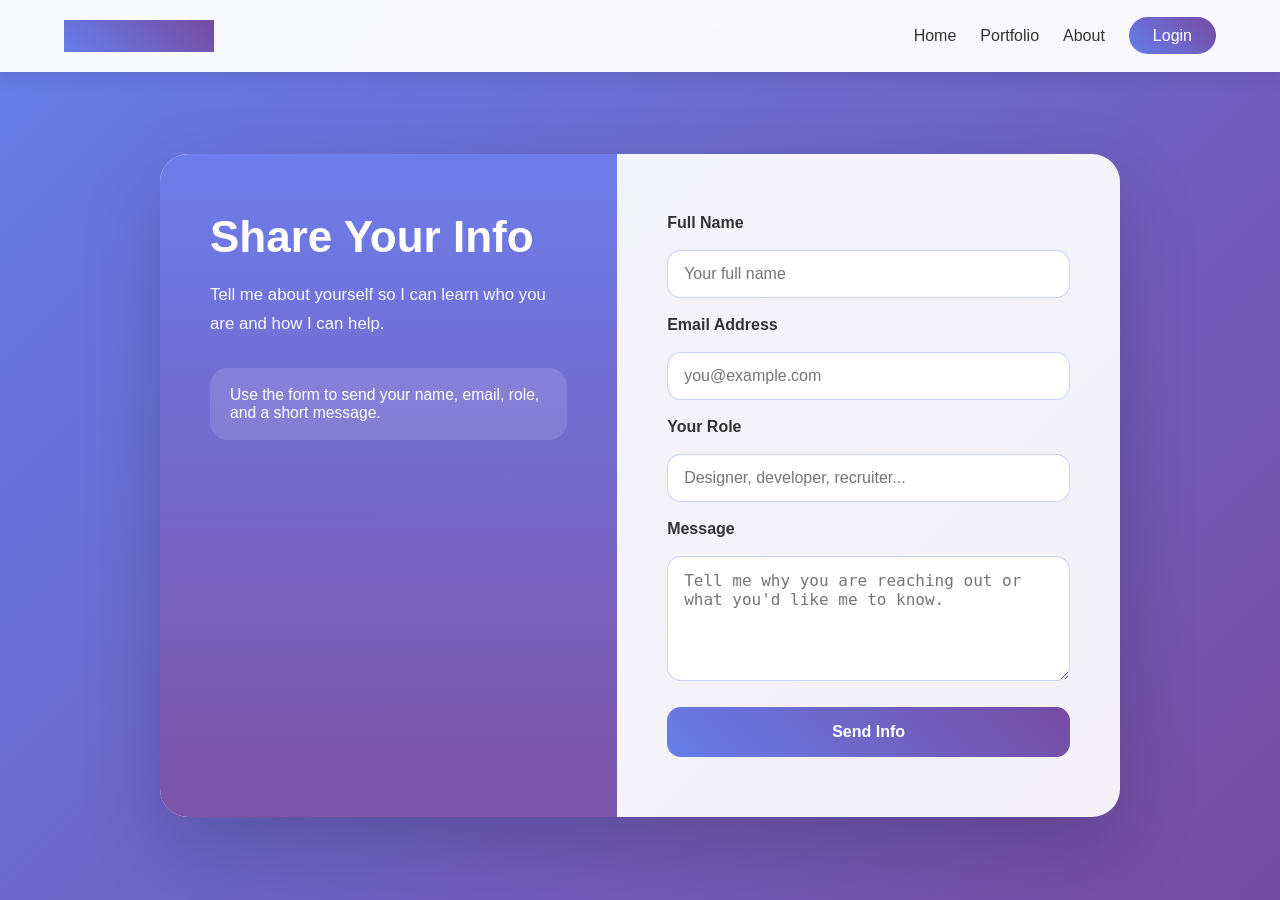
<file: login.html>
<!DOCTYPE html>
<html lang="en">
<head>
    <meta charset="UTF-8">
    <meta name="viewport" content="width=device-width, initial-scale=1.0">
    <title>Login | Share Your Info</title>
    <link rel="stylesheet" href="./login.css">
</head>
<body>
    <nav class="navbar">
        <div class="nav-container">
            <div class="logo">MyPortfolio</div>
            <ul class="nav-menu">
                <li><a href="./index.html" class="nav-link">Home</a></li>
                <li><a href="./portfolio.html" class="nav-link">Portfolio</a></li>
                <li><a href="./index.html#about" class="nav-link">About</a></li>
                <li><a href="./login.html" class="nav-link active login-btn">Login</a></li>
            </ul>
        </div>
    </nav>

    <main class="login-page">
        <section class="login-hero">
            <div class="login-panel">
                <div class="login-copy">
                    <h1>Share Your Info</h1>
                    <p>Tell me about yourself so I can learn who you are and how I can help.</p>
                    <div class="login-hint">
                        <span>Use the form to send your name, email, role, and a short message.</span>
                    </div>
                </div>

                <form id="userForm" class="login-form" autocomplete="off">
                    <label for="name">Full Name</label>
                    <input type="text" id="name" name="name" placeholder="Your full name" required>

                    <label for="email">Email Address</label>
                    <input type="email" id="email" name="email" placeholder="you@example.com" required>

                    <label for="role">Your Role</label>
                    <input type="text" id="role" name="role" placeholder="Designer, developer, recruiter..." required>

                    <label for="message">Message</label>
                    <textarea id="message" name="message" rows="5" placeholder="Tell me why you are reaching out or what you'd like me to know." required></textarea>

                    <button type="submit" class="submit-btn">Send Info</button>
                </form>

                <div id="userCard" class="info-card hidden">
                    <h2>Thanks for sharing!</h2>
                    <p class="info-text">I’ve received your information below:</p>
                    <div class="info-row"><strong>Name:</strong> <span id="displayName"></span></div>
                    <div class="info-row"><strong>Email:</strong> <span id="displayEmail"></span></div>
                    <div class="info-row"><strong>Role:</strong> <span id="displayRole"></span></div>
                    <div class="info-row"><strong>Message:</strong> <span id="displayMessage"></span></div>
                </div>
            </div>
        </section>
    </main>

    <script src="./login.js"></script>
</body>
</html>
</file>
<file: login.css>
* {
    margin: 0;
    padding: 0;
    box-sizing: border-box;
}

body {
    font-family: 'Segoe UI', Tahoma, Geneva, Verdana, sans-serif;
    color: #222;
    background: linear-gradient(135deg, #667eea 0%, #764ba2 100%);
    min-height: 100vh;
}

.navbar {
    position: fixed;
    top: 0;
    width: 100%;
    z-index: 100;
    background: rgba(255, 255, 255, 0.96);
    backdrop-filter: blur(12px);
    box-shadow: 0 2px 20px rgba(0, 0, 0, 0.12);
}

.nav-container {
    max-width: 1200px;
    margin: 0 auto;
    padding: 0 24px;
    height: 72px;
    display: flex;
    align-items: center;
    justify-content: space-between;
}

.logo {
    font-size: 1.7rem;
    font-weight: 700;
    background: linear-gradient(45deg, #667eea, #764ba2);
    /* -webkit-background-clip: text; */
    -webkit-text-fill-color: transparent;
}

.nav-menu {
    display: flex;
    list-style: none;
    gap: 24px;
}

.nav-link {
    text-decoration: none;
    color: #333;
    font-weight: 500;
    transition: all 0.25s ease;
}

.nav-link:hover,
.nav-link.active {
    color: #667eea;
}

.login-btn {
    padding: 10px 24px;
    border-radius: 999px;
    background: linear-gradient(45deg, #667eea, #764ba2);
    color: #fff !important;
}

.login-page {
    padding-top: 100px;
}

.login-hero {
    display: flex;
    align-items: center;
    justify-content: center;
    min-height: calc(100vh - 100px);
    padding: 30px 20px 60px;
}

.login-panel {
    width: 100%;
    max-width: 960px;
    background: rgba(255, 255, 255, 0.92);
    border-radius: 28px;
    box-shadow: 0 30px 80px rgba(0, 0, 0, 0.18);
    overflow: hidden;
    display: grid;
    grid-template-columns: 1fr 1.1fr;
}

.login-copy {
    padding: 60px 50px;
    background: linear-gradient(180deg, rgba(102,118,234,0.95), rgba(118,75,162,0.95));
    color: white;
}

.login-copy h1 {
    font-size: 2.75rem;
    margin-bottom: 20px;
    line-height: 1.05;
}

.login-copy p {
    font-size: 1.05rem;
    line-height: 1.75;
    opacity: 0.95;
}

.login-hint {
    margin-top: 30px;
    padding: 18px 20px;
    background: rgba(255, 255, 255, 0.12);
    border-radius: 18px;
    font-size: 0.98rem;
}

.login-form {
    padding: 60px 50px;
    display: grid;
    gap: 18px;
}

.login-form label {
    font-weight: 600;
    color: #333;
}

.login-form input,
.login-form textarea {
    width: 100%;
    border: 1px solid rgba(102, 126, 234, 0.35);
    border-radius: 14px;
    padding: 14px 16px;
    font-size: 1rem;
    color: #333;
    background: #fff;
    outline: none;
    transition: border-color 0.2s ease, box-shadow 0.2s ease;
}

.login-form input:focus,
.login-form textarea:focus {
    border-color: #667eea;
    box-shadow: 0 0 0 4px rgba(102, 126, 234, 0.08);
}

.submit-btn {
    margin-top: 8px;
    padding: 16px 20px;
    background: linear-gradient(45deg, #667eea, #764ba2);
    color: white;
    border: none;
    border-radius: 14px;
    font-size: 1rem;
    font-weight: 700;
    cursor: pointer;
    transition: transform 0.25s ease, box-shadow 0.25s ease;
}

.submit-btn:hover {
    transform: translateY(-2px);
    box-shadow: 0 16px 30px rgba(102, 126, 234, 0.24);
}

.info-card {
    grid-column: 1 / -1;
    margin-top: 24px;
    padding: 28px;
    border-radius: 20px;
    border: 1px solid rgba(102, 126, 234, 0.3);
    background: #f8fbff;
}

.info-card.hidden {
    display: none;
}

.info-card h2 {
    margin-bottom: 12px;
    font-size: 1.8rem;
    color: #222;
}

.info-text {
    margin-bottom: 20px;
    color: #555;
}

.info-row {
    display: flex;
    flex-wrap: wrap;
    gap: 8px;
    margin-bottom: 12px;
    color: #333;
}

.info-row strong {
    width: 110px;
    color: #667eea;
}

@media (max-width: 900px) {
    .login-panel {
        grid-template-columns: 1fr;
    }

    .login-copy,
    .login-form {
        padding: 40px 30px;
    }
}

@media (max-width: 640px) {
    .nav-container {
        padding: 0 16px;
    }

    .nav-menu {
        display: none;
    }

    .login-copy h1 {
        font-size: 2.3rem;
    }
}
</file>
